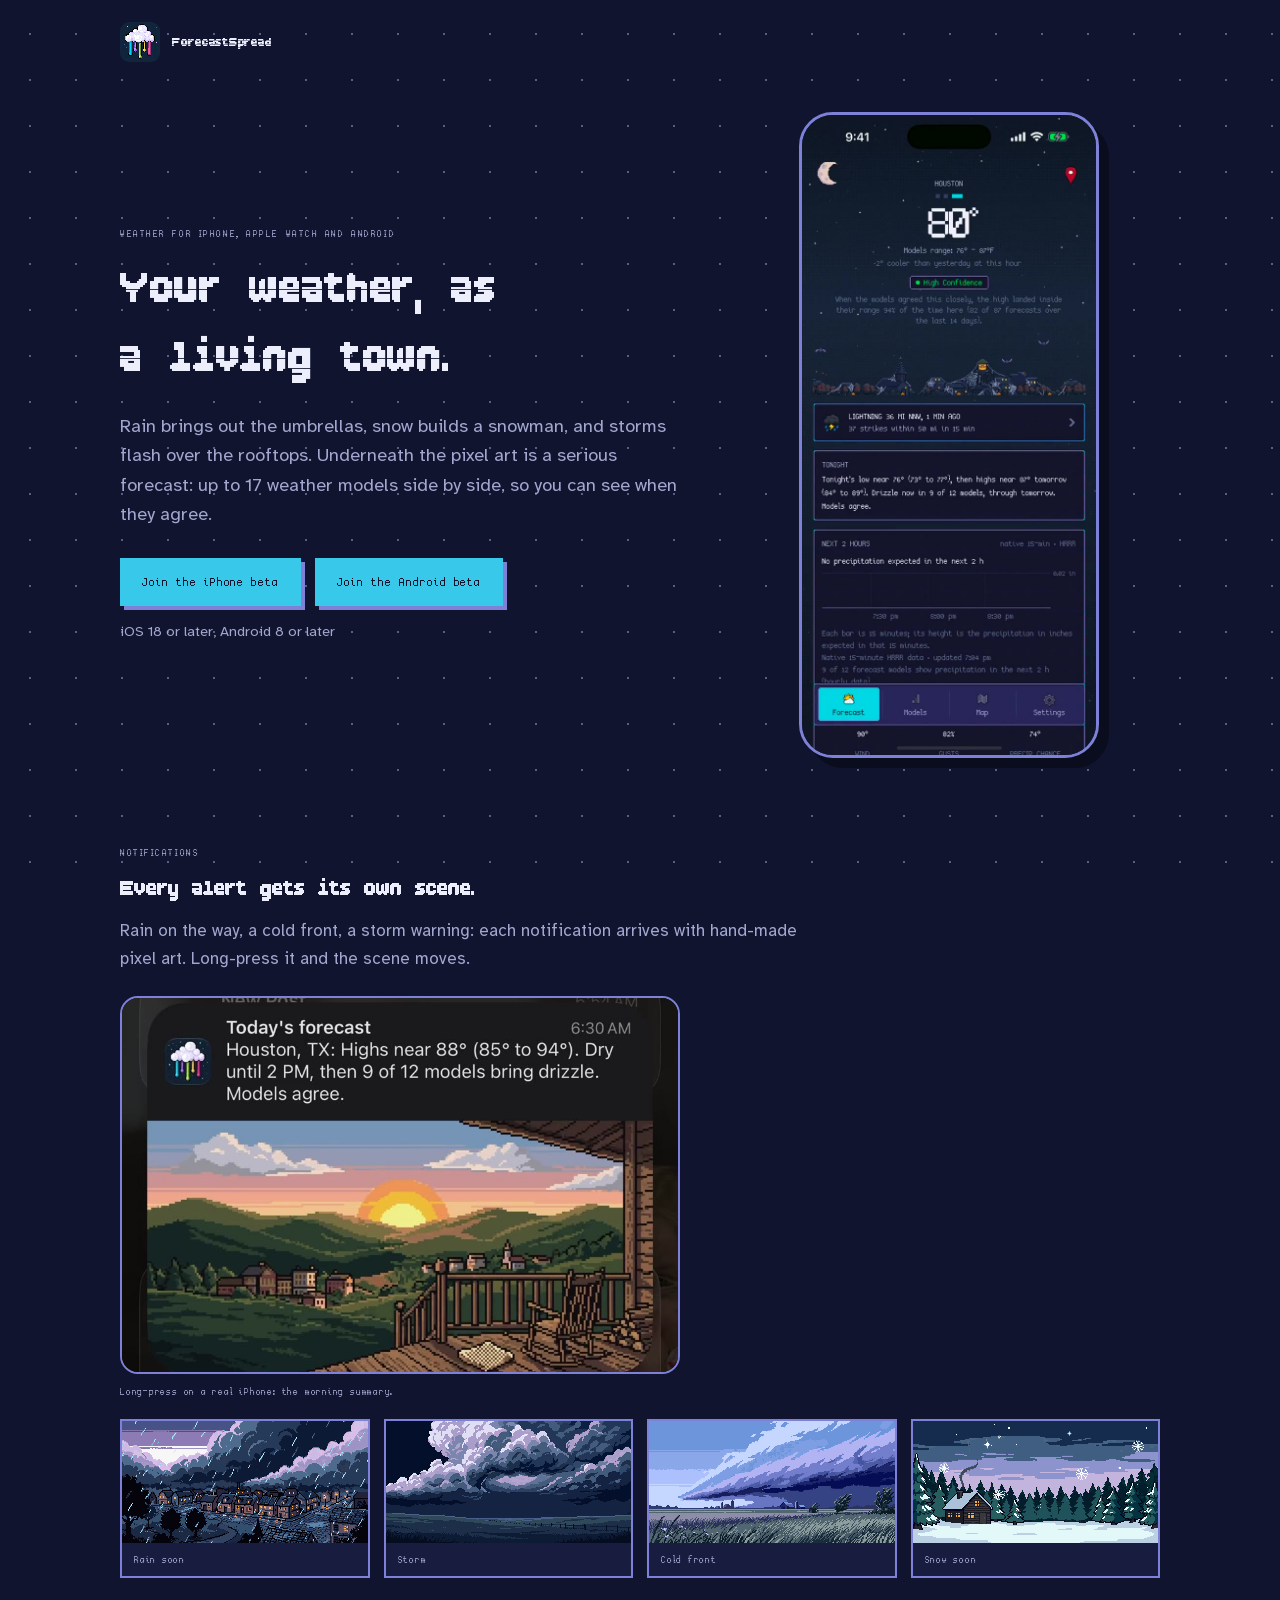
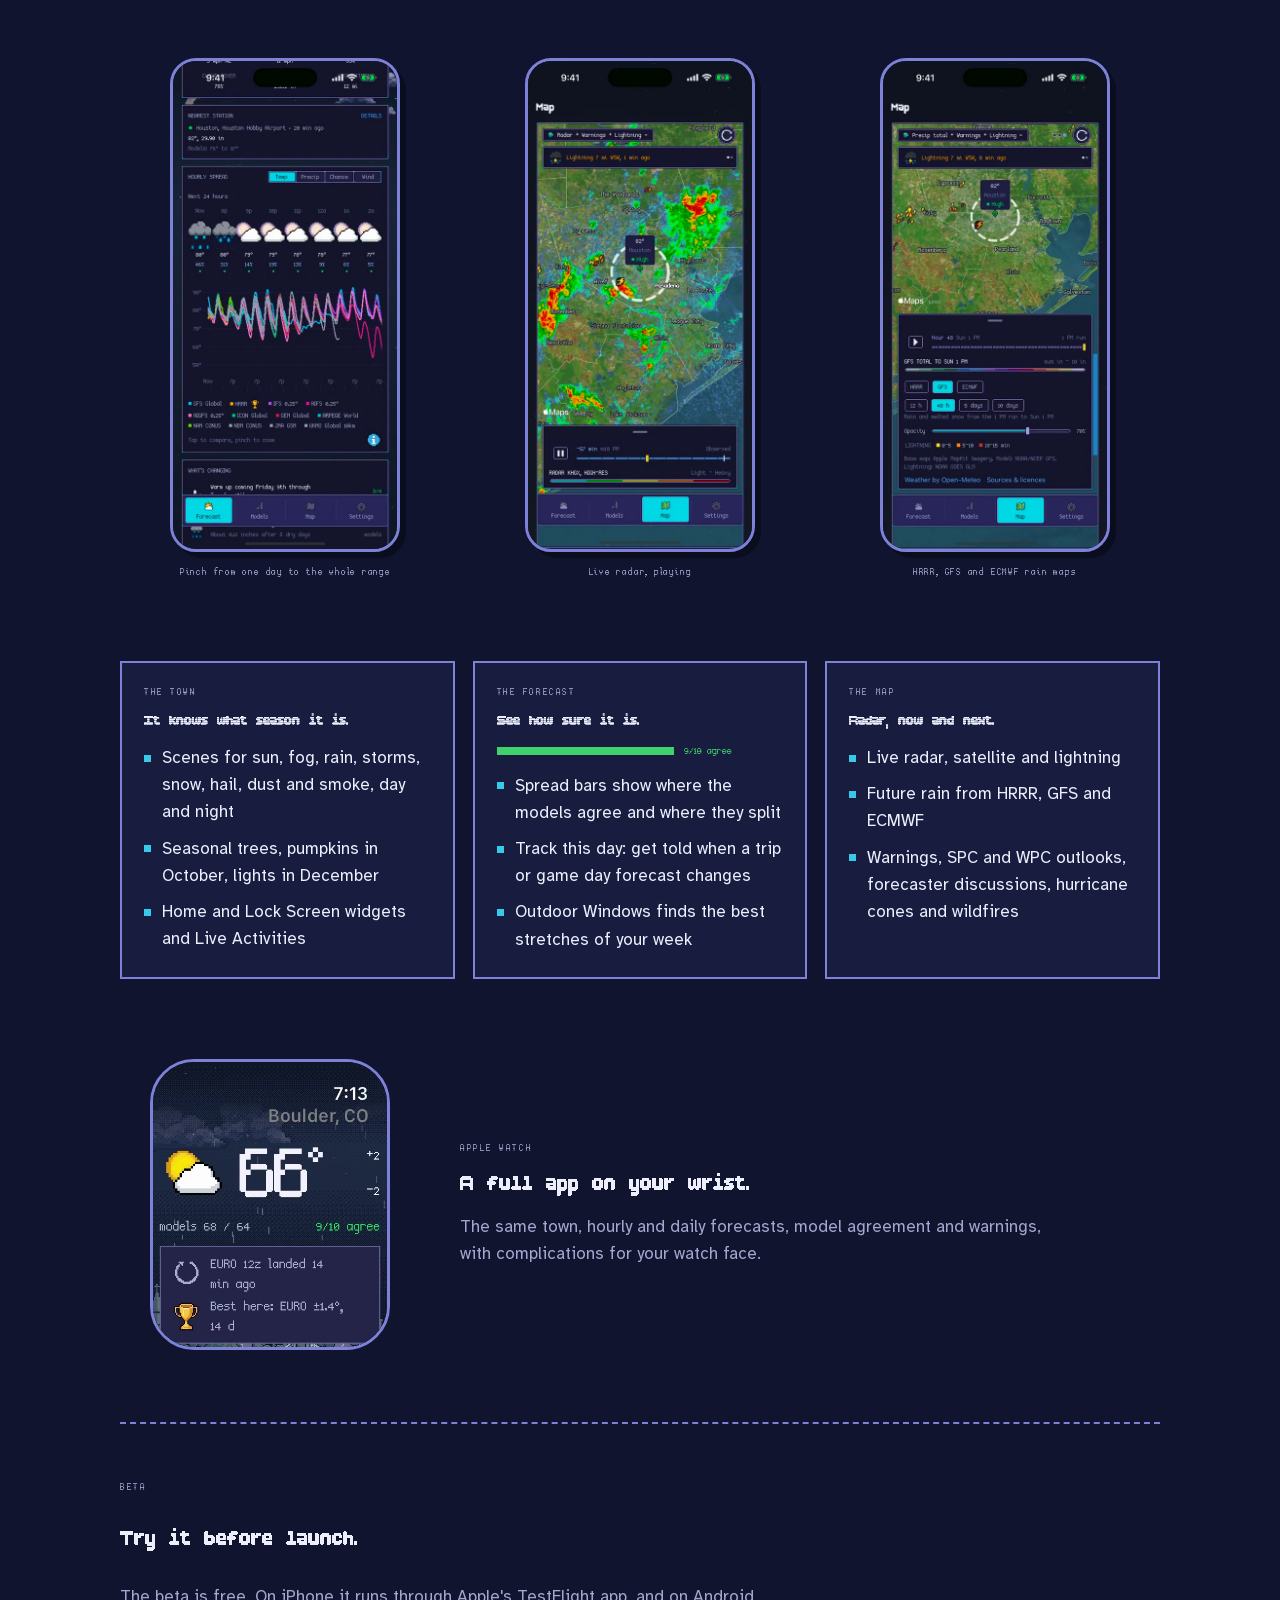
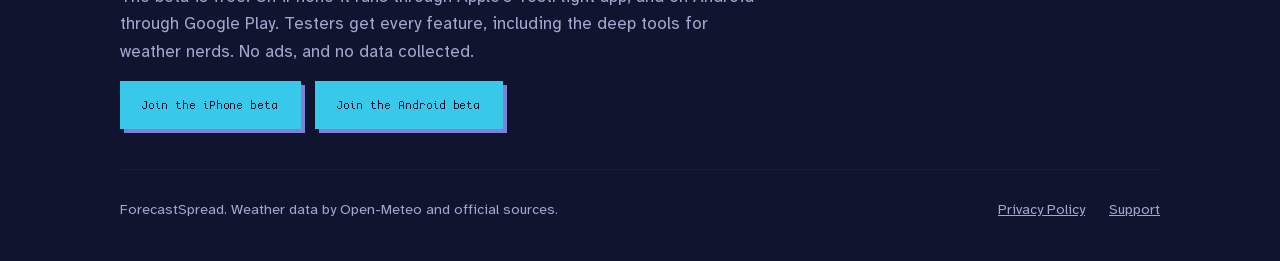
<file: index.html>
<!doctype html>
<html lang="en">
<head>
<meta charset="utf-8">
<meta name="viewport" content="width=device-width, initial-scale=1, viewport-fit=cover">
<link rel="icon" href="assets/icon.png">
<title>ForecastSpread</title>
<meta name="description" content="A pixel-art weather app for iPhone and Apple Watch. Your town reacts to the sky; underneath, up to 17 forecast models compared side by side.">
<link rel="stylesheet" href="assets/atkinson-hyperlegible.css">
<style>
/* Layout: night-sky page in the app's own navy; hero pairs the pitch with a real screenshot, then a strip of live notification art, three feature columns, watch, beta band. Single dark look on purpose: it is the app's look. */
@font-face { font-family: "ForecastPixel Display"; src: url("assets/ForecastPixel-Display.ttf") format("truetype"); font-display: swap; }
@font-face { font-family: "ForecastPixel"; src: url("assets/ForecastPixel-Regular.ttf") format("truetype"); font-display: swap; }
:root {
  color-scheme: dark;
  --sky: #10142e;        /* page ground, the app's night navy */
  --panel: #181d40;      /* card fill, as the app's TODAY box */
  --frame: #7d82d8;      /* lavender pixel border */
  --ink: #eceefc;        /* body text */
  --dim: #a3a7cf;        /* secondary text */
  --cyan: #38c8ea;       /* the app's selected-tab cyan, used for actions */
  --agree: #3fd16b;      /* "High Confidence" green, used once */
  --display: "ForecastPixel Display", "Courier New", ui-monospace, monospace;
  --pixel: "ForecastPixel", "Courier New", ui-monospace, monospace;
  --body: "Atkinson Hyperlegible", system-ui, -apple-system, sans-serif;
}
* { box-sizing: border-box; }
body { margin: 0; background: var(--sky); color: var(--ink); font: 400 1.0625rem/1.6 var(--body); }
body::before { content: ""; position: fixed; inset: 0; pointer-events: none; opacity: .5;
  background-image: radial-gradient(var(--dim) 1px, transparent 1px); background-size: 46px 46px; background-position: 7px 11px; }
.wrap { position: relative; max-width: 1080px; margin: 0 auto; padding-inline: 20px; }
a { color: var(--cyan); }
a:focus-visible, .btn:focus-visible { outline: 2px solid var(--cyan); outline-offset: 3px; }
.label { font: 400 .8125rem/1 var(--pixel); letter-spacing: .12em; text-transform: uppercase; color: var(--dim); }

header { display: flex; align-items: center; gap: 12px; padding-block: 22px; }
header img { width: 40px; height: 40px; image-rendering: pixelated; border-radius: 9px; }
header span { font: 1.15rem/1 var(--display); letter-spacing: .04em; }

.hero { display: grid; grid-template-columns: minmax(0, 1.15fr) minmax(0, .85fr); gap: 48px; align-items: center; padding-block: 28px 64px; }
.hero h1 { font: 400 clamp(2.4rem, 6vw, 4.1rem)/1.05 var(--display); margin: 14px 0 20px; text-wrap: balance; letter-spacing: .01em; }
.hero p { color: var(--dim); max-width: 34em; margin: 0 0 28px; font-size: 1.15rem; }
.cta { display: flex; flex-wrap: wrap; gap: 14px; align-items: center; }
.btn { display: inline-block; font: 1rem/1 var(--pixel); letter-spacing: .06em; text-decoration: none; color: var(--sky); background: var(--cyan);
  padding: 16px 22px; border: 0; box-shadow: 4px 4px 0 var(--frame); transition: transform .12s, box-shadow .12s; }
.btn:hover { transform: translate(-2px, -2px); box-shadow: 6px 6px 0 var(--frame); }
.btn[aria-disabled="true"] { background: var(--panel); color: var(--dim); box-shadow: 4px 4px 0 var(--panel); outline: 1px solid var(--frame); pointer-events: none; }
.cta small { color: var(--dim); font-size: .9rem; }
.phone { justify-self: center; width: min(100%, 300px); border: 3px solid var(--frame); border-radius: 34px; overflow: hidden; background: var(--panel); box-shadow: 10px 10px 0 rgba(0,0,0,.35); }
.phone img, .phone video { display: block; width: 100%; height: auto; }
.phone.small { width: 100%; max-width: 230px; border-radius: 26px; box-shadow: 6px 6px 0 rgba(0,0,0,.35); }
.motion { display: grid; grid-template-columns: repeat(3, minmax(0, 1fr)); gap: 24px; padding-block: 8px 72px; }
.motion figure { margin: 0; display: grid; gap: 12px; justify-items: center; }
.motion figcaption, .longpress figcaption { font: .8125rem/1.3 var(--pixel); letter-spacing: .06em; color: var(--dim); text-align: center; }
.longpress { margin: 0 0 18px; display: grid; gap: 10px; max-width: 560px; }
.longpress video { display: block; width: 100%; height: auto; border: 2px solid var(--frame); border-radius: 18px; }
.longpress figcaption { text-align: left; }

.alerts { padding-block: 24px 72px; }
.alerts h2, .features h2, .watch h2, .beta h2 { font: 400 clamp(1.5rem, 3vw, 2rem)/1.2 var(--display); margin: 10px 0 10px; text-wrap: balance; }
.alerts > p { color: var(--dim); margin: 0 0 24px; max-width: 40em; }
.strip { display: grid; grid-template-columns: repeat(4, minmax(0, 1fr)); gap: 14px; }
.strip figure { margin: 0; border: 2px solid var(--frame); background: var(--panel); }
.strip img { display: block; width: 100%; aspect-ratio: 2 / 1; object-fit: cover; image-rendering: pixelated; }
.strip figcaption { font: .8125rem/1 var(--pixel); letter-spacing: .06em; color: var(--dim); padding: 10px 12px; }

.features { display: grid; grid-template-columns: repeat(3, minmax(0, 1fr)); gap: 18px; padding-block: 8px 72px; }
.features > div { border: 2px solid var(--frame); background: var(--panel); padding: 22px 22px 24px; min-width: 0; }
.features h2 { font-size: 1.35rem; }
.features ul { margin: 0; padding: 0; list-style: none; display: grid; gap: 9px; color: var(--ink); }
.features li { padding-left: 18px; position: relative; }
.features li::before { content: ""; position: absolute; left: 0; top: .62em; width: 7px; height: 7px; background: var(--cyan); }
.spread { display: flex; align-items: center; gap: 10px; margin: 2px 0 14px; font: .85rem/1 var(--pixel); color: var(--agree); }
.spread i { display: block; height: 8px; background: var(--agree); }

.watch { display: grid; grid-template-columns: minmax(0, .6fr) minmax(0, 1.4fr); gap: 40px; align-items: center; padding-block: 8px 72px; }
.watch video { width: 100%; max-width: 240px; height: auto; display: block; justify-self: center; border: 3px solid var(--frame); border-radius: 44px; }
.watch p { color: var(--dim); max-width: 36em; margin: 0; }

.beta { border-top: 2px dashed var(--frame); padding-block: 56px 40px; display: grid; gap: 16px; justify-items: start; }
.beta p { color: var(--dim); margin: 0; max-width: 38em; }
footer { display: flex; flex-wrap: wrap; gap: 8px 24px; padding-block: 28px 40px; color: var(--dim); font-size: .9rem; border-top: 1px solid var(--panel); }
footer a { color: var(--dim); }
footer .grow { flex: 1 1 auto; }

@media (max-width: 820px) {
  .hero, .watch { grid-template-columns: minmax(0, 1fr); gap: 32px; }
  .features { grid-template-columns: minmax(0, 1fr); }
  .strip { grid-template-columns: repeat(2, minmax(0, 1fr)); }
  .motion { grid-template-columns: minmax(0, 1fr); }
}
@media (prefers-reduced-motion: reduce) { .btn { transition: none; } .btn:hover { transform: none; } }
</style>
</head>
<body>

<div class="wrap">
  <header>
    <img src="assets/icon.png" alt="" width="40" height="40">
    <span>ForecastSpread</span>
  </header>

  <section class="hero">
    <div>
      <div class="label">Weather for iPhone, Apple Watch and Android</div>
      <h1>Your weather, as a living town.</h1>
      <p>Rain brings out the umbrellas, snow builds a snowman, and storms flash over the rooftops. Underneath the pixel art is a serious forecast: up to 17 weather models side by side, so you can see when they agree.</p>
      <div class="cta">
        <a class="btn" id="beta-link" href="#beta">Join the iPhone beta</a>
        <a class="btn" id="android-link" href="#beta">Join the Android beta</a>
        <small>iOS 18 or later, Android 8 or later</small>
      </div>
    </div>
    <div class="phone"><video src="assets/reel-town.mp4" poster="assets/reel-town.jpg" autoplay muted loop playsinline aria-label="The ForecastSpread town changing with the weather: sun, rain with umbrellas, a night storm, Halloween, snow with a snowman, July 4th fireworks"></video></div>
  </section>

  <section class="alerts">
    <div class="label">Notifications</div>
    <h2>Every alert gets its own scene.</h2>
    <p>Rain on the way, a cold front, a storm warning: each notification arrives with hand-made pixel art. Long-press it and the scene moves.</p>
    <figure class="longpress">
      <video src="assets/reel-longpress.mp4" poster="assets/reel-longpress.jpg" autoplay muted loop playsinline aria-label="A ForecastSpread morning summary notification, long-pressed on an iPhone, with an animated pixel sunrise over a porch"></video>
      <figcaption>Long-press on a real iPhone: the morning summary.</figcaption>
    </figure>
    <div class="strip">
      <figure><img src="assets/alert_rain_soon.gif" alt="Animated pixel art of rain arriving" loading="lazy"><figcaption>Rain soon</figcaption></figure>
      <figure><img src="assets/alert_storm.gif" alt="Animated pixel art of lightning over a field" loading="lazy"><figcaption>Storm</figcaption></figure>
      <figure><img src="assets/alert_cold_front.gif" alt="Animated pixel art of a cold front" loading="lazy"><figcaption>Cold front</figcaption></figure>
      <figure><img src="assets/alert_snow_soon.gif" alt="Animated pixel art of snow falling" loading="lazy"><figcaption>Snow soon</figcaption></figure>
    </div>
  </section>

  <section class="motion" aria-label="The app in motion">
    <figure><div class="phone small"><video src="assets/reel-spread.mp4" poster="assets/reel-spread.jpg" autoplay muted loop playsinline aria-label="The hourly spread chart zooming from one day out to the whole forecast"></video></div><figcaption>Pinch from one day to the whole range</figcaption></figure>
    <figure><div class="phone small"><video src="assets/reel-radar.mp4" poster="assets/reel-radar.jpg" autoplay muted loop playsinline aria-label="Live radar playing over storms"></video></div><figcaption>Live radar, playing</figcaption></figure>
    <figure><div class="phone small"><video src="assets/reel-models.mp4" poster="assets/reel-models.jpg" autoplay muted loop playsinline aria-label="Rain maps switching from HRRR to GFS to ECMWF"></video></div><figcaption>HRRR, GFS and ECMWF rain maps</figcaption></figure>
  </section>

  <section class="features" aria-label="Features">
    <div>
      <div class="label">The town</div>
      <h2>It knows what season it is.</h2>
      <ul>
        <li>Scenes for sun, fog, rain, storms, snow, hail, dust and smoke, day and night</li>
        <li>Seasonal trees, pumpkins in October, lights in December</li>
        <li>Home and Lock Screen widgets and Live Activities</li>
      </ul>
    </div>
    <div>
      <div class="label">The forecast</div>
      <h2>See how sure it is.</h2>
      <div class="spread" aria-hidden="true"><i style="width:62%"></i>9/10 agree</div>
      <ul>
        <li>Spread bars show where the models agree and where they split</li>
        <li>Track this day: get told when a trip or game day forecast changes</li>
        <li>Outdoor Windows finds the best stretches of your week</li>
      </ul>
    </div>
    <div>
      <div class="label">The map</div>
      <h2>Radar, now and next.</h2>
      <ul>
        <li>Live radar, satellite and lightning</li>
        <li>Future rain from HRRR, GFS and ECMWF</li>
        <li>Warnings, SPC and WPC outlooks, forecaster discussions, hurricane cones and wildfires</li>
      </ul>
    </div>
  </section>

  <section class="watch">
    <video src="assets/reel-watch.mp4" poster="assets/reel-watch.jpg" autoplay muted loop playsinline aria-label="Apple Watch showing the town in rain, then scrolling to What's changing"></video>
    <div>
      <div class="label">Apple Watch</div>
      <h2>A full app on your wrist.</h2>
      <p>The same town, hourly and daily forecasts, model agreement and warnings, with complications for your watch face.</p>
    </div>
  </section>

  <section class="beta" id="beta">
    <div class="label">Beta</div>
    <h2>Try it before launch.</h2>
    <p>The beta is free. On iPhone it runs through Apple's TestFlight app, and on Android through Google Play. Testers get every feature, including the deep tools for weather nerds. No ads, and no data collected.</p>
    <div class="cta">
      <a class="btn" id="beta-link-2" href="#beta">Join the iPhone beta</a>
      <a class="btn" id="android-link-2" href="#beta">Join the Android beta</a>
    </div>
  </section>

  <footer>
    <span class="grow">ForecastSpread. Weather data by Open-Meteo and official sources.</span>
    <a href="privacy/">Privacy Policy</a>
    <a href="support/">Support</a>
  </footer>
</div>

<script>
  // The public TestFlight link for the "Public beta" group (200-tester limit).
  const TESTFLIGHT_URL = "https://testflight.apple.com/join/mXdFYaRA";
  // The Google Play open testing link for the Android beta.
  const ANDROID_BETA_URL = "https://play.google.com/apps/testing/com.forecastspread.android";
  const links = [
    [TESTFLIGHT_URL, ["beta-link", "beta-link-2"], "iPhone beta opens soon"],
    [ANDROID_BETA_URL, ["android-link", "android-link-2"], "Android beta opens soon"],
  ];
  for (const [url, ids, soon] of links) {
    for (const id of ids) {
      const a = document.getElementById(id);
      if (url) { a.href = url; a.rel = "noopener"; }
      else { a.textContent = soon; a.setAttribute("aria-disabled", "true"); a.removeAttribute("href"); }
    }
  }
</script>
</body>
</html>
</file>
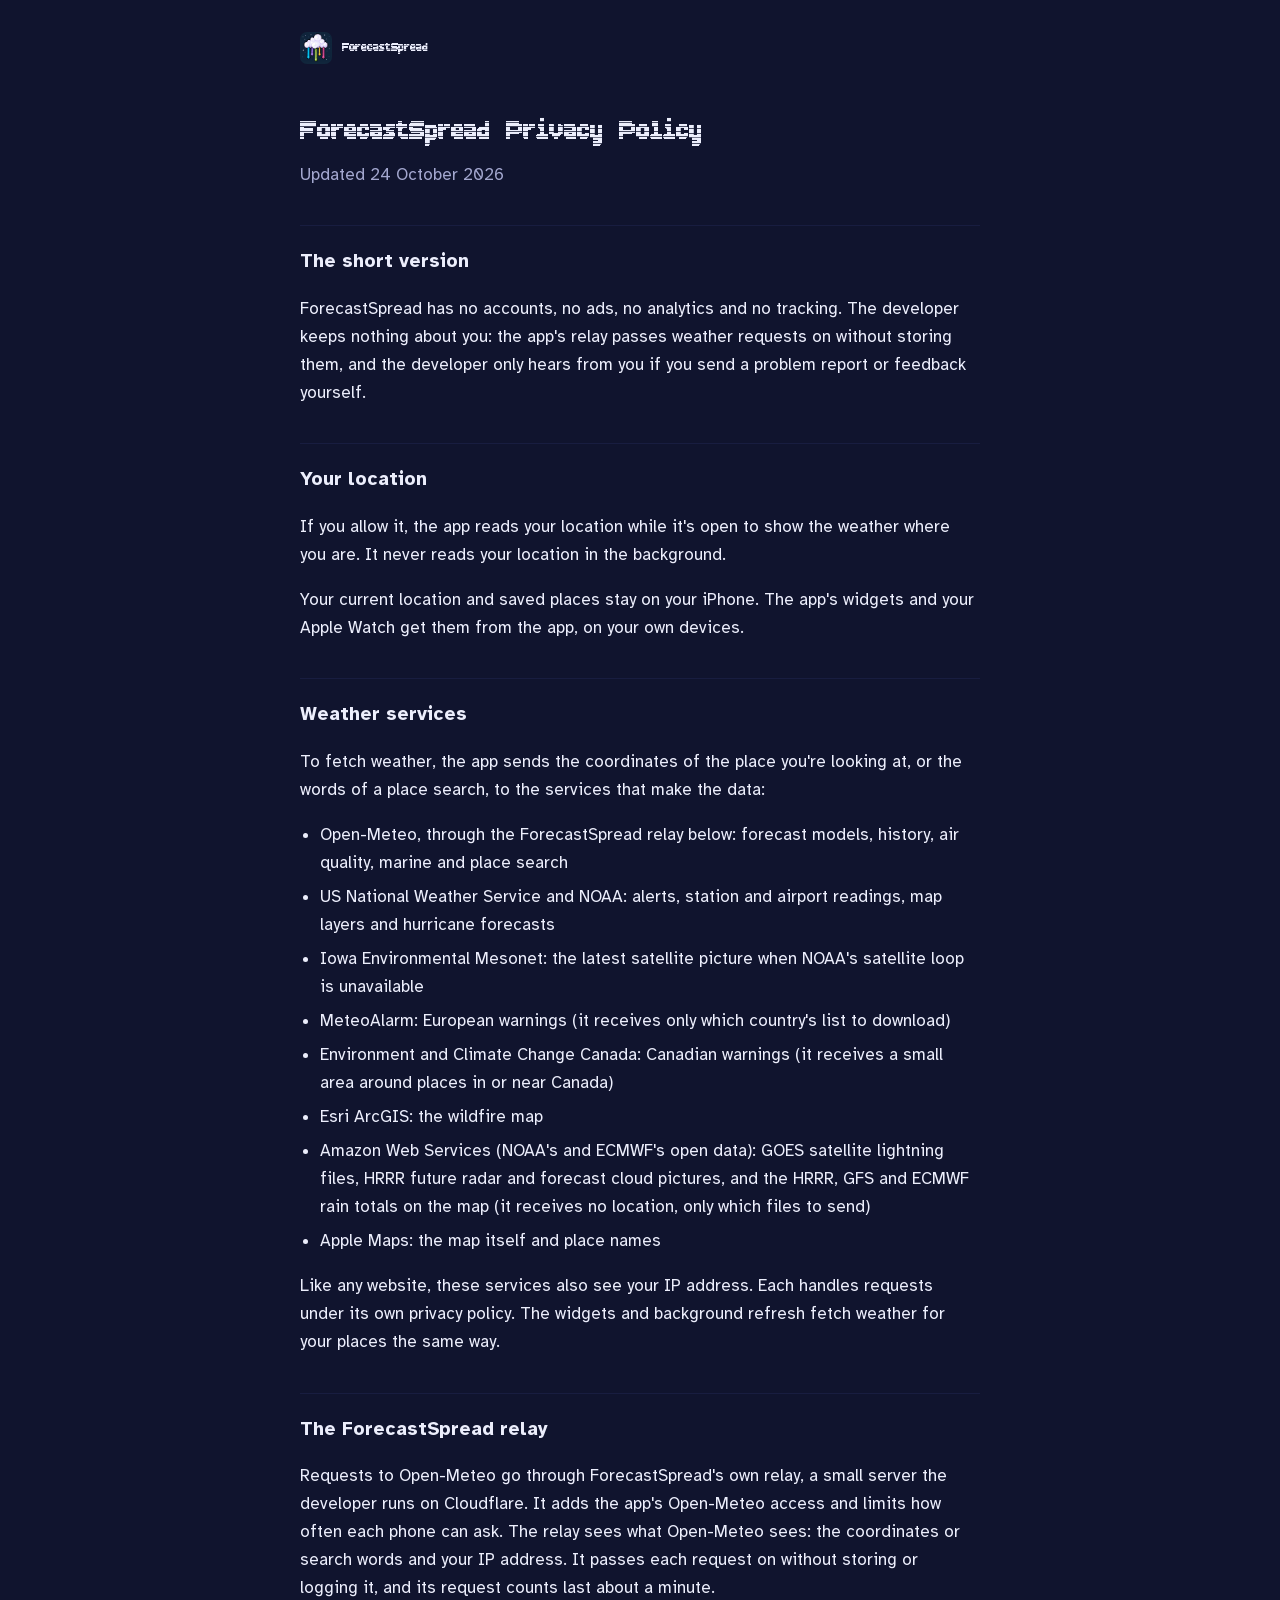
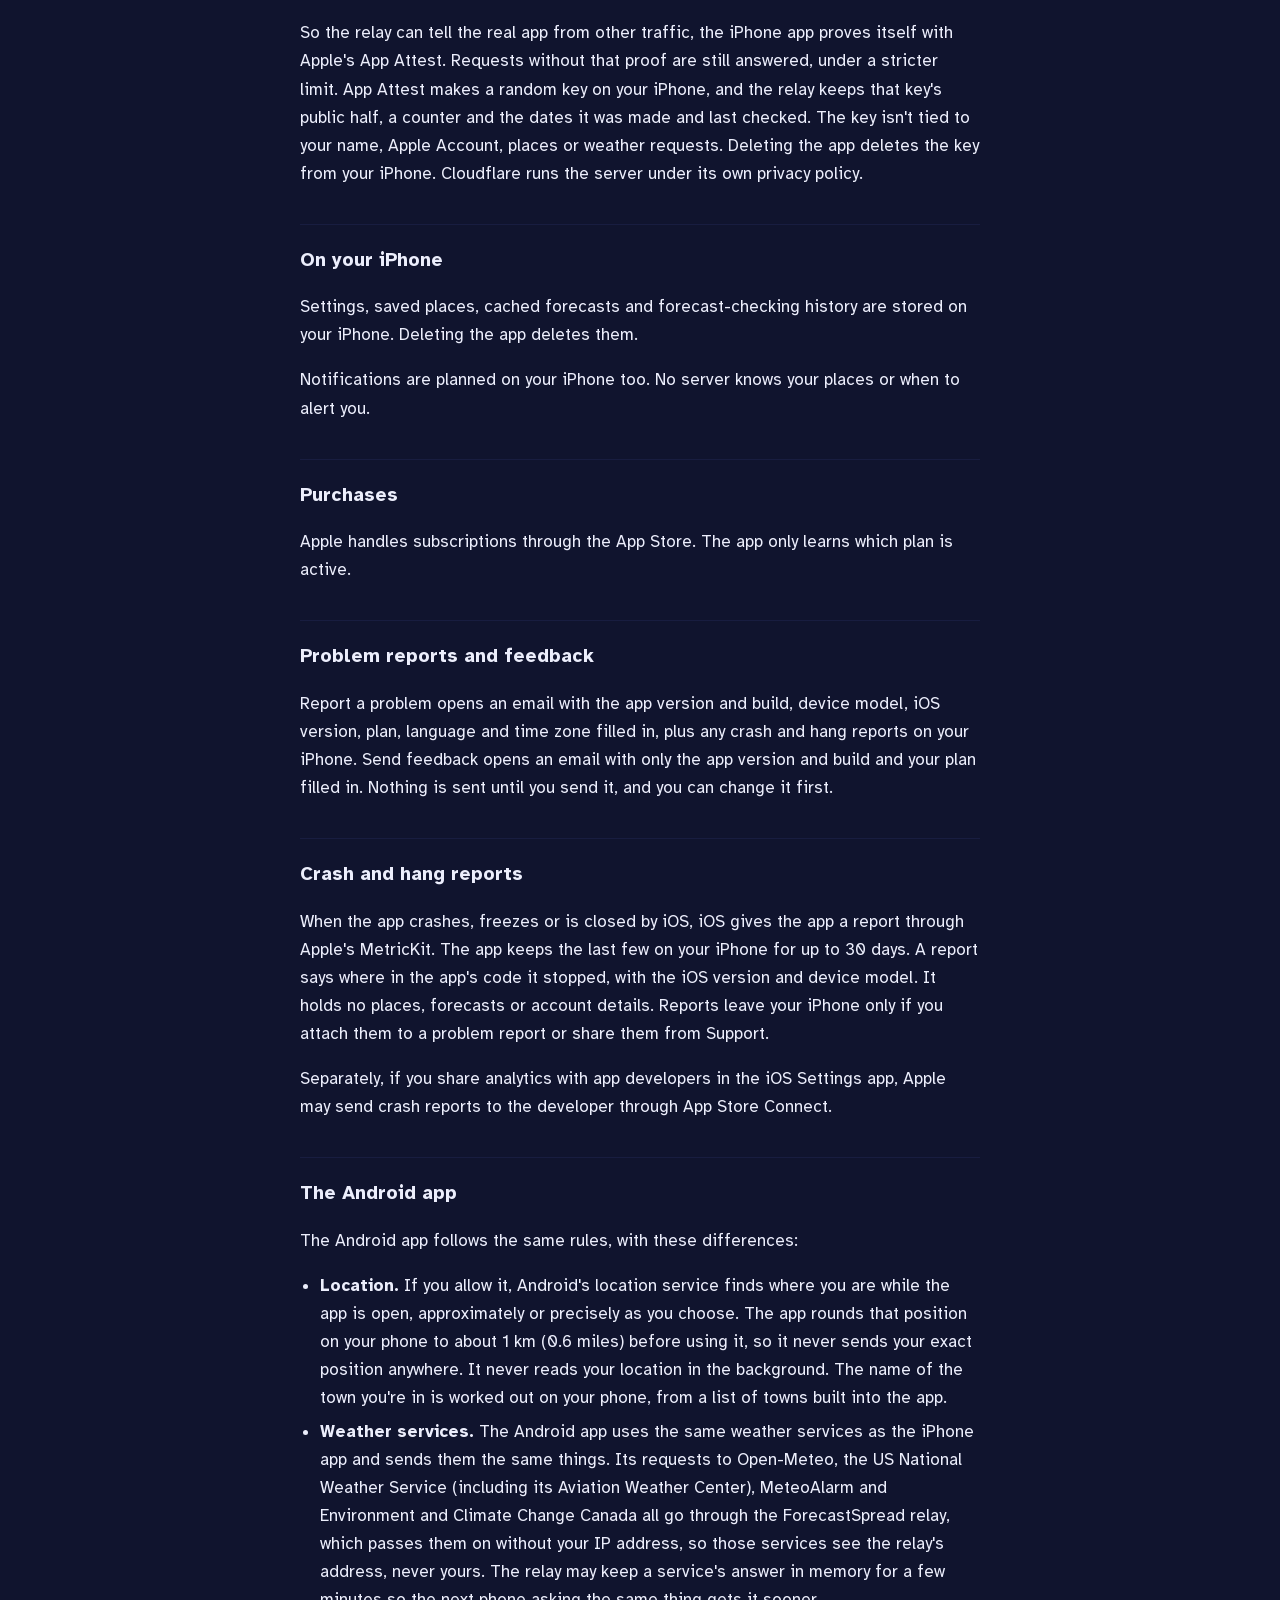
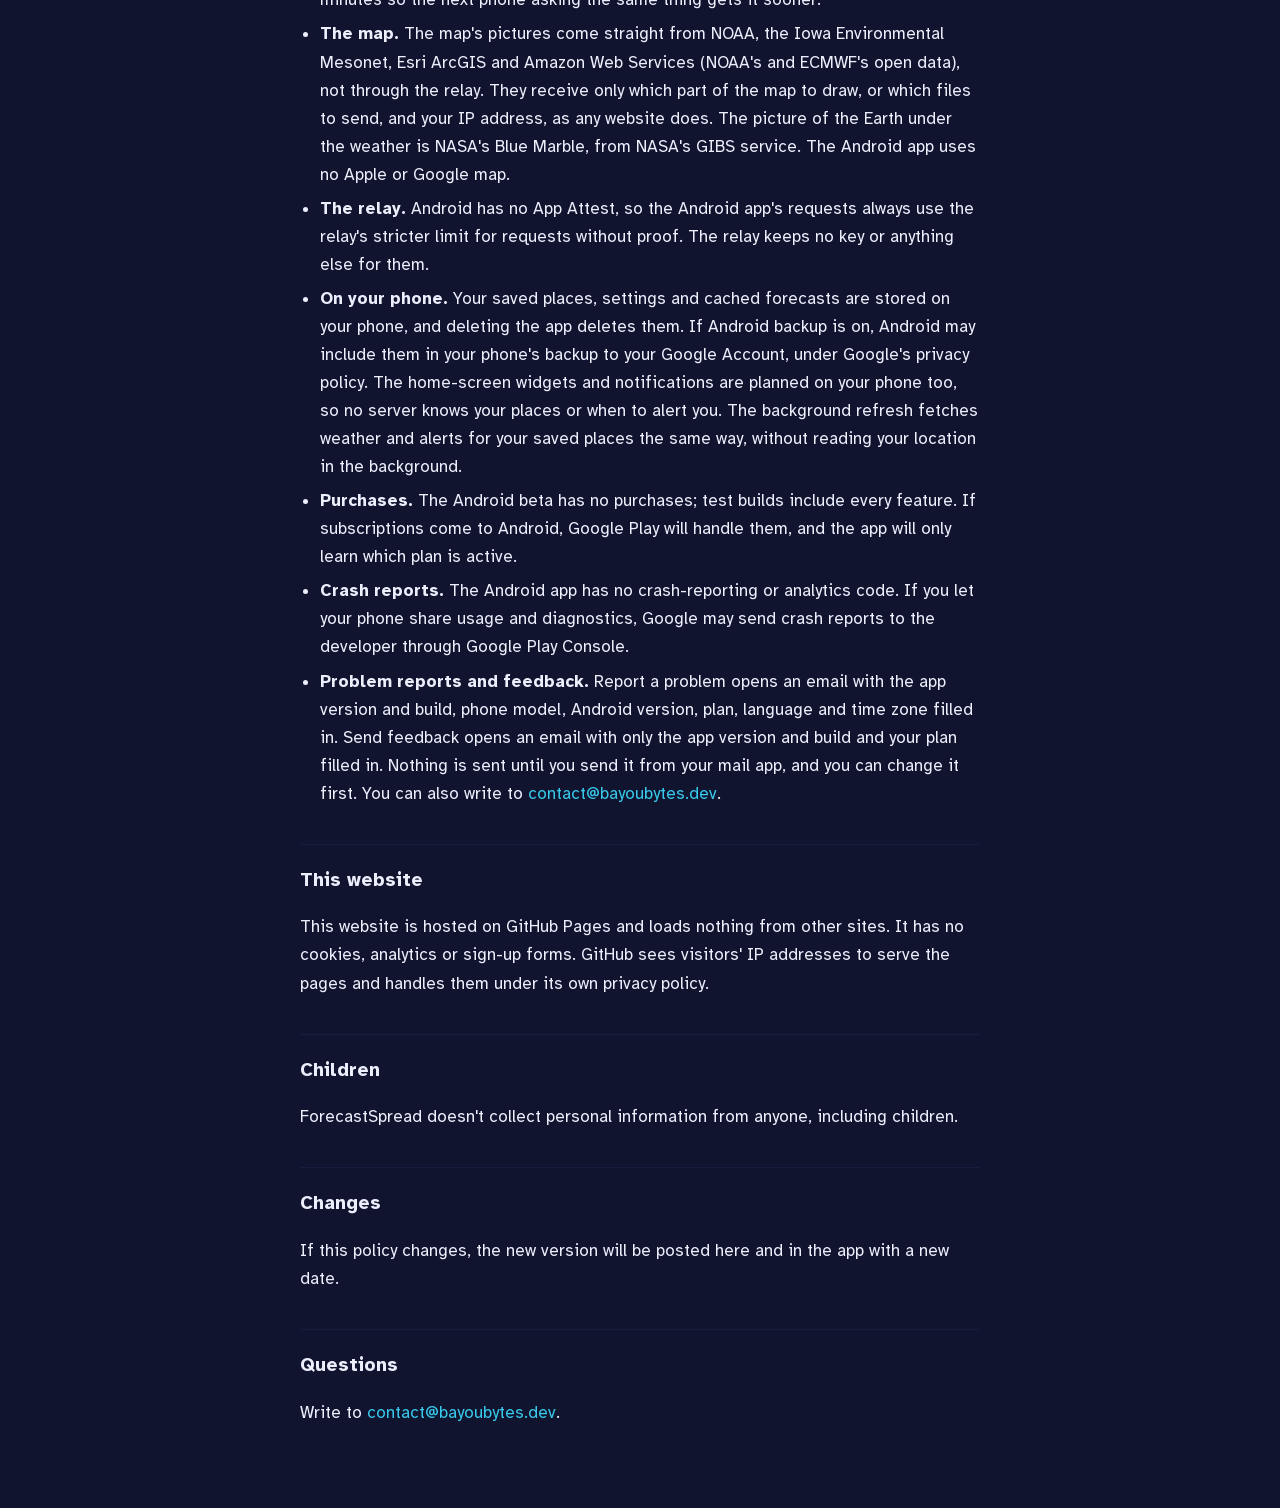
<file: privacy/index.html>
<!doctype html>
<html lang="en"><head><meta charset="utf-8"><meta name="viewport" content="width=device-width, initial-scale=1">
<title>ForecastSpread Privacy Policy</title>
<style>
@font-face { font-family: "ForecastPixel Display"; src: url("../assets/ForecastPixel-Display.ttf") format("truetype"); font-display: swap; }
:root { color-scheme: dark; --sky:#10142e; --panel:#181d40; --frame:#7d82d8; --ink:#eceefc; --dim:#a3a7cf; --cyan:#38c8ea; }
body { margin:0; background:var(--sky); color:var(--ink); font:1.0625rem/1.65 "Atkinson Hyperlegible", system-ui, -apple-system, sans-serif; }
main { max-width:680px; margin:0 auto; padding:32px 20px 64px; }
nav a { font-family:"ForecastPixel Display","Courier New",monospace; color:var(--ink); text-decoration:none; display:inline-flex; gap:10px; align-items:center; }
nav img { width:32px; height:32px; border-radius:7px; }
h1 { font:400 clamp(1.8rem,5vw,2.4rem)/1.15 "ForecastPixel Display","Courier New",monospace; margin:36px 0 8px; text-wrap:balance; }
h2 { font-size:1.2rem; margin:36px 0 8px; padding-top:20px; border-top:1px solid var(--panel); }
.date { color:var(--dim); margin-top:0; }
a { color:var(--cyan); overflow-wrap:anywhere; }
.mail { user-select:all; color:var(--cyan); }
ul { padding-left:1.2em; } li { margin:6px 0; }
code { font-size:.9em; background:var(--panel); padding:1px 5px; }
</style>
<link rel="stylesheet" href="../assets/atkinson-hyperlegible.css">
</head><body><main>
<nav><a href="../"><img src="../assets/icon.png" alt="">ForecastSpread</a></nav>
<h1>ForecastSpread Privacy Policy</h1>
<p class="date">Updated 24 October 2026</p>
<h2>The short version</h2>
<p>ForecastSpread has no accounts, no ads, no analytics and no tracking. The developer keeps nothing about you: the app's relay passes weather requests on without storing them, and the developer only hears from you if you send a problem report or feedback yourself.</p>
<h2>Your location</h2>
<p>If you allow it, the app reads your location while it's open to show the weather where you are. It never reads your location in the background.</p>
<p>Your current location and saved places stay on your iPhone. The app's widgets and your Apple Watch get them from the app, on your own devices.</p>
<h2>Weather services</h2>
<p>To fetch weather, the app sends the coordinates of the place you're looking at, or the words of a place search, to the services that make the data:</p>
<ul>
<li>Open-Meteo, through the ForecastSpread relay below: forecast models, history, air quality, marine and place search</li>
<li>US National Weather Service and NOAA: alerts, station and airport readings, map layers and hurricane forecasts</li>
<li>Iowa Environmental Mesonet: the latest satellite picture when NOAA's satellite loop is unavailable</li>
<li>MeteoAlarm: European warnings (it receives only which country's list to download)</li>
<li>Environment and Climate Change Canada: Canadian warnings (it receives a small area around places in or near Canada)</li>
<li>Esri ArcGIS: the wildfire map</li>
<li>Amazon Web Services (NOAA's and ECMWF's open data): GOES satellite lightning files, HRRR future radar and forecast cloud pictures, and the HRRR, GFS and ECMWF rain totals on the map (it receives no location, only which files to send)</li>
<li>Apple Maps: the map itself and place names</li>
</ul>
<p>Like any website, these services also see your IP address. Each handles requests under its own privacy policy. The widgets and background refresh fetch weather for your places the same way.</p>
<h2>The ForecastSpread relay</h2>
<p>Requests to Open-Meteo go through ForecastSpread's own relay, a small server the developer runs on Cloudflare. It adds the app's Open-Meteo access and limits how often each phone can ask. The relay sees what Open-Meteo sees: the coordinates or search words and your IP address. It passes each request on without storing or logging it, and its request counts last about a minute.</p>
<p>So the relay can tell the real app from other traffic, the iPhone app proves itself with Apple's App Attest. Requests without that proof are still answered, under a stricter limit. App Attest makes a random key on your iPhone, and the relay keeps that key's public half, a counter and the dates it was made and last checked. The key isn't tied to your name, Apple Account, places or weather requests. Deleting the app deletes the key from your iPhone. Cloudflare runs the server under its own privacy policy.</p>
<h2>On your iPhone</h2>
<p>Settings, saved places, cached forecasts and forecast-checking history are stored on your iPhone. Deleting the app deletes them.</p>
<p>Notifications are planned on your iPhone too. No server knows your places or when to alert you.</p>
<h2>Purchases</h2>
<p>Apple handles subscriptions through the App Store. The app only learns which plan is active.</p>
<h2>Problem reports and feedback</h2>
<p>Report a problem opens an email with the app version and build, device model, iOS version, plan, language and time zone filled in, plus any crash and hang reports on your iPhone. Send feedback opens an email with only the app version and build and your plan filled in. Nothing is sent until you send it, and you can change it first.</p>
<h2>Crash and hang reports</h2>
<p>When the app crashes, freezes or is closed by iOS, iOS gives the app a report through Apple's MetricKit. The app keeps the last few on your iPhone for up to 30 days. A report says where in the app's code it stopped, with the iOS version and device model. It holds no places, forecasts or account details. Reports leave your iPhone only if you attach them to a problem report or share them from Support.</p>
<p>Separately, if you share analytics with app developers in the iOS Settings app, Apple may send crash reports to the developer through App Store Connect.</p>
<h2>The Android app</h2>
<p>The Android app follows the same rules, with these differences:</p>
<ul>
<li><strong>Location.</strong> If you allow it, Android's location service finds where you are while the app is open, approximately or precisely as you choose. The app rounds that position on your phone to about 1 km (0.6 miles) before using it, so it never sends your exact position anywhere. It never reads your location in the background. The name of the town you're in is worked out on your phone, from a list of towns built into the app.</li>
<li><strong>Weather services.</strong> The Android app uses the same weather services as the iPhone app and sends them the same things. Its requests to Open-Meteo, the US National Weather Service (including its Aviation Weather Center), MeteoAlarm and Environment and Climate Change Canada all go through the ForecastSpread relay, which passes them on without your IP address, so those services see the relay's address, never yours. The relay may keep a service's answer in memory for a few minutes so the next phone asking the same thing gets it sooner.</li>
<li><strong>The map.</strong> The map's pictures come straight from NOAA, the Iowa Environmental Mesonet, Esri ArcGIS and Amazon Web Services (NOAA's and ECMWF's open data), not through the relay. They receive only which part of the map to draw, or which files to send, and your IP address, as any website does. The picture of the Earth under the weather is NASA's Blue Marble, from NASA's GIBS service. The Android app uses no Apple or Google map.</li>
<li><strong>The relay.</strong> Android has no App Attest, so the Android app's requests always use the relay's stricter limit for requests without proof. The relay keeps no key or anything else for them.</li>
<li><strong>On your phone.</strong> Your saved places, settings and cached forecasts are stored on your phone, and deleting the app deletes them. If Android backup is on, Android may include them in your phone's backup to your Google Account, under Google's privacy policy. The home-screen widgets and notifications are planned on your phone too, so no server knows your places or when to alert you. The background refresh fetches weather and alerts for your saved places the same way, without reading your location in the background.</li>
<li><strong>Purchases.</strong> The Android beta has no purchases; test builds include every feature. If subscriptions come to Android, Google Play will handle them, and the app will only learn which plan is active.</li>
<li><strong>Crash reports.</strong> The Android app has no crash-reporting or analytics code. If you let your phone share usage and diagnostics, Google may send crash reports to the developer through Google Play Console.</li>
<li><strong>Problem reports and feedback.</strong> Report a problem opens an email with the app version and build, phone model, Android version, plan, language and time zone filled in. Send feedback opens an email with only the app version and build and your plan filled in. Nothing is sent until you send it from your mail app, and you can change it first. You can also write to <span class="mail">contact@bayoubytes.dev</span>.</li>
</ul>
<h2>This website</h2>
<p>This website is hosted on GitHub Pages and loads nothing from other sites. It has no cookies, analytics or sign-up forms. GitHub sees visitors' IP addresses to serve the pages and handles them under its own privacy policy.</p>
<h2>Children</h2>
<p>ForecastSpread doesn't collect personal information from anyone, including children.</p>
<h2>Changes</h2>
<p>If this policy changes, the new version will be posted here and in the app with a new date.</p>
<h2>Questions</h2>
<p>Write to <span class="mail">contact@bayoubytes.dev</span>.</p>
</main></body></html>
</file>
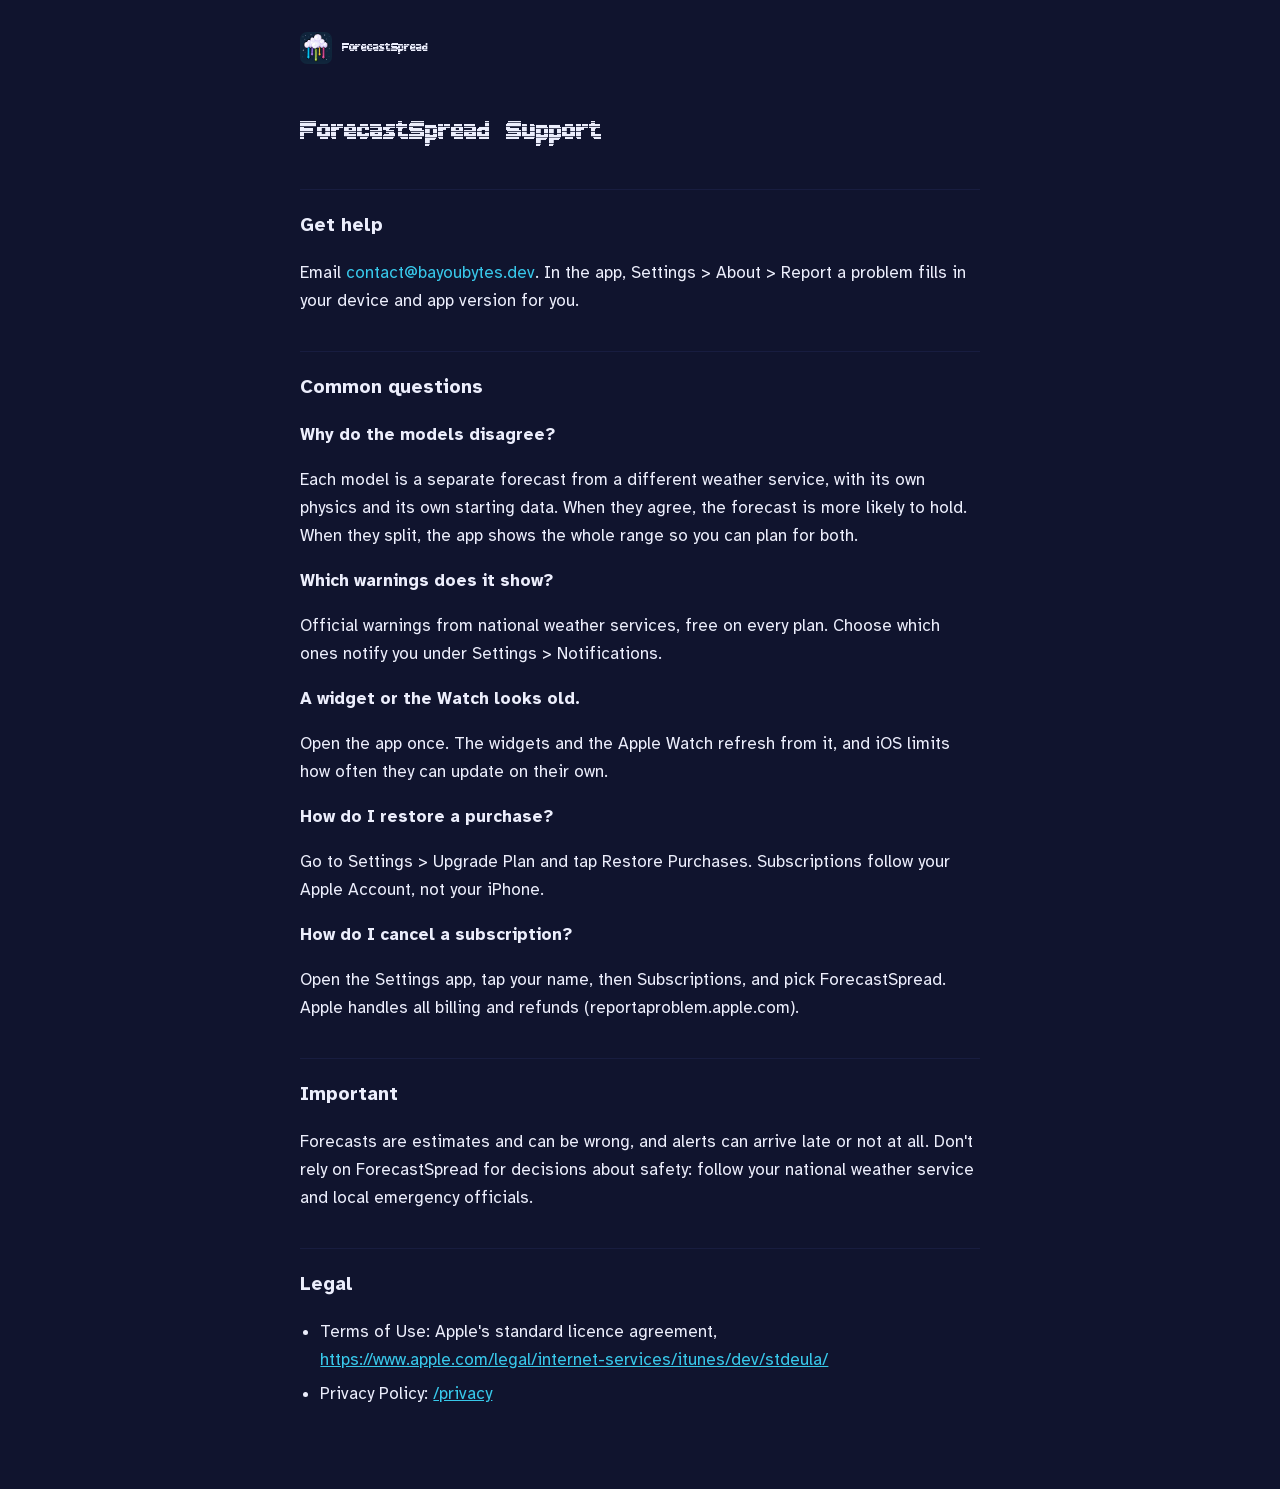
<file: support/index.html>
<!doctype html>
<html lang="en"><head><meta charset="utf-8"><meta name="viewport" content="width=device-width, initial-scale=1">
<title>ForecastSpread Support</title>
<style>
@font-face { font-family: "ForecastPixel Display"; src: url("../assets/ForecastPixel-Display.ttf") format("truetype"); font-display: swap; }
:root { color-scheme: dark; --sky:#10142e; --panel:#181d40; --frame:#7d82d8; --ink:#eceefc; --dim:#a3a7cf; --cyan:#38c8ea; }
body { margin:0; background:var(--sky); color:var(--ink); font:1.0625rem/1.65 "Atkinson Hyperlegible", system-ui, -apple-system, sans-serif; }
main { max-width:680px; margin:0 auto; padding:32px 20px 64px; }
nav a { font-family:"ForecastPixel Display","Courier New",monospace; color:var(--ink); text-decoration:none; display:inline-flex; gap:10px; align-items:center; }
nav img { width:32px; height:32px; border-radius:7px; }
h1 { font:400 clamp(1.8rem,5vw,2.4rem)/1.15 "ForecastPixel Display","Courier New",monospace; margin:36px 0 8px; text-wrap:balance; }
h2 { font-size:1.2rem; margin:36px 0 8px; padding-top:20px; border-top:1px solid var(--panel); }
.date { color:var(--dim); margin-top:0; }
a { color:var(--cyan); overflow-wrap:anywhere; }
.mail { user-select:all; color:var(--cyan); }
ul { padding-left:1.2em; } li { margin:6px 0; }
code { font-size:.9em; background:var(--panel); padding:1px 5px; }
</style>
<link rel="stylesheet" href="../assets/atkinson-hyperlegible.css">
</head><body><main>
<nav><a href="../"><img src="../assets/icon.png" alt="">ForecastSpread</a></nav>
<h1>ForecastSpread Support</h1>
<h2>Get help</h2>
<p>Email <span class="mail">contact@bayoubytes.dev</span>. In the app, Settings &gt; About &gt; Report a problem fills in your device and app version for you.</p>
<h2>Common questions</h2>
<p><strong>Why do the models disagree?</strong></p>
<p>Each model is a separate forecast from a different weather service, with its own physics and its own starting data. When they agree, the forecast is more likely to hold. When they split, the app shows the whole range so you can plan for both.</p>
<p><strong>Which warnings does it show?</strong></p>
<p>Official warnings from national weather services, free on every plan. Choose which ones notify you under Settings &gt; Notifications.</p>
<p><strong>A widget or the Watch looks old.</strong></p>
<p>Open the app once. The widgets and the Apple Watch refresh from it, and iOS limits how often they can update on their own.</p>
<p><strong>How do I restore a purchase?</strong></p>
<p>Go to Settings &gt; Upgrade Plan and tap Restore Purchases. Subscriptions follow your Apple Account, not your iPhone.</p>
<p><strong>How do I cancel a subscription?</strong></p>
<p>Open the Settings app, tap your name, then Subscriptions, and pick ForecastSpread. Apple handles all billing and refunds (reportaproblem.apple.com).</p>
<h2>Important</h2>
<p>Forecasts are estimates and can be wrong, and alerts can arrive late or not at all. Don't rely on ForecastSpread for decisions about safety: follow your national weather service and local emergency officials.</p>
<h2>Legal</h2>
<ul>
<li>Terms of Use: Apple's standard licence agreement, <a href="https://www.apple.com/legal/internet-services/itunes/dev/stdeula/">https://www.apple.com/legal/internet-services/itunes/dev/stdeula/</a></li>
<li>Privacy Policy: <a href="../privacy/">/privacy</a></li>
</ul>
</main></body></html>
</file>
<file: assets/atkinson-hyperlegible.css>
/* Atkinson Hyperlegible (Braille Institute, SIL Open Font License: AtkinsonHyperlegible-OFL.txt), served from this site so pages load nothing from other hosts. */
@font-face { font-family: "Atkinson Hyperlegible"; font-style: normal; font-weight: 400; font-display: swap; src: url("AtkinsonHyperlegible-Regular-latin-ext.woff2") format("woff2"); unicode-range: U+0100-02BA, U+02BD-02C5, U+02C7-02CC, U+02CE-02D7, U+02DD-02FF, U+0304, U+0308, U+0329, U+1D00-1DBF, U+1E00-1E9F, U+1EF2-1EFF, U+2020, U+20A0-20AB, U+20AD-20C4, U+2113, U+2C60-2C7F, U+A720-A7FF; }
@font-face { font-family: "Atkinson Hyperlegible"; font-style: normal; font-weight: 400; font-display: swap; src: url("AtkinsonHyperlegible-Regular-latin.woff2") format("woff2"); unicode-range: U+0000-00FF, U+0131, U+0152-0153, U+02BB-02BC, U+02C6, U+02DA, U+02DC, U+0304, U+0308, U+0329, U+2000-206F, U+20AC, U+2122, U+2191, U+2193, U+2212, U+2215, U+FEFF, U+FFFD; }
@font-face { font-family: "Atkinson Hyperlegible"; font-style: normal; font-weight: 700; font-display: swap; src: url("AtkinsonHyperlegible-Bold-latin-ext.woff2") format("woff2"); unicode-range: U+0100-02BA, U+02BD-02C5, U+02C7-02CC, U+02CE-02D7, U+02DD-02FF, U+0304, U+0308, U+0329, U+1D00-1DBF, U+1E00-1E9F, U+1EF2-1EFF, U+2020, U+20A0-20AB, U+20AD-20C4, U+2113, U+2C60-2C7F, U+A720-A7FF; }
@font-face { font-family: "Atkinson Hyperlegible"; font-style: normal; font-weight: 700; font-display: swap; src: url("AtkinsonHyperlegible-Bold-latin.woff2") format("woff2"); unicode-range: U+0000-00FF, U+0131, U+0152-0153, U+02BB-02BC, U+02C6, U+02DA, U+02DC, U+0304, U+0308, U+0329, U+2000-206F, U+20AC, U+2122, U+2191, U+2193, U+2212, U+2215, U+FEFF, U+FFFD; }
</file>
